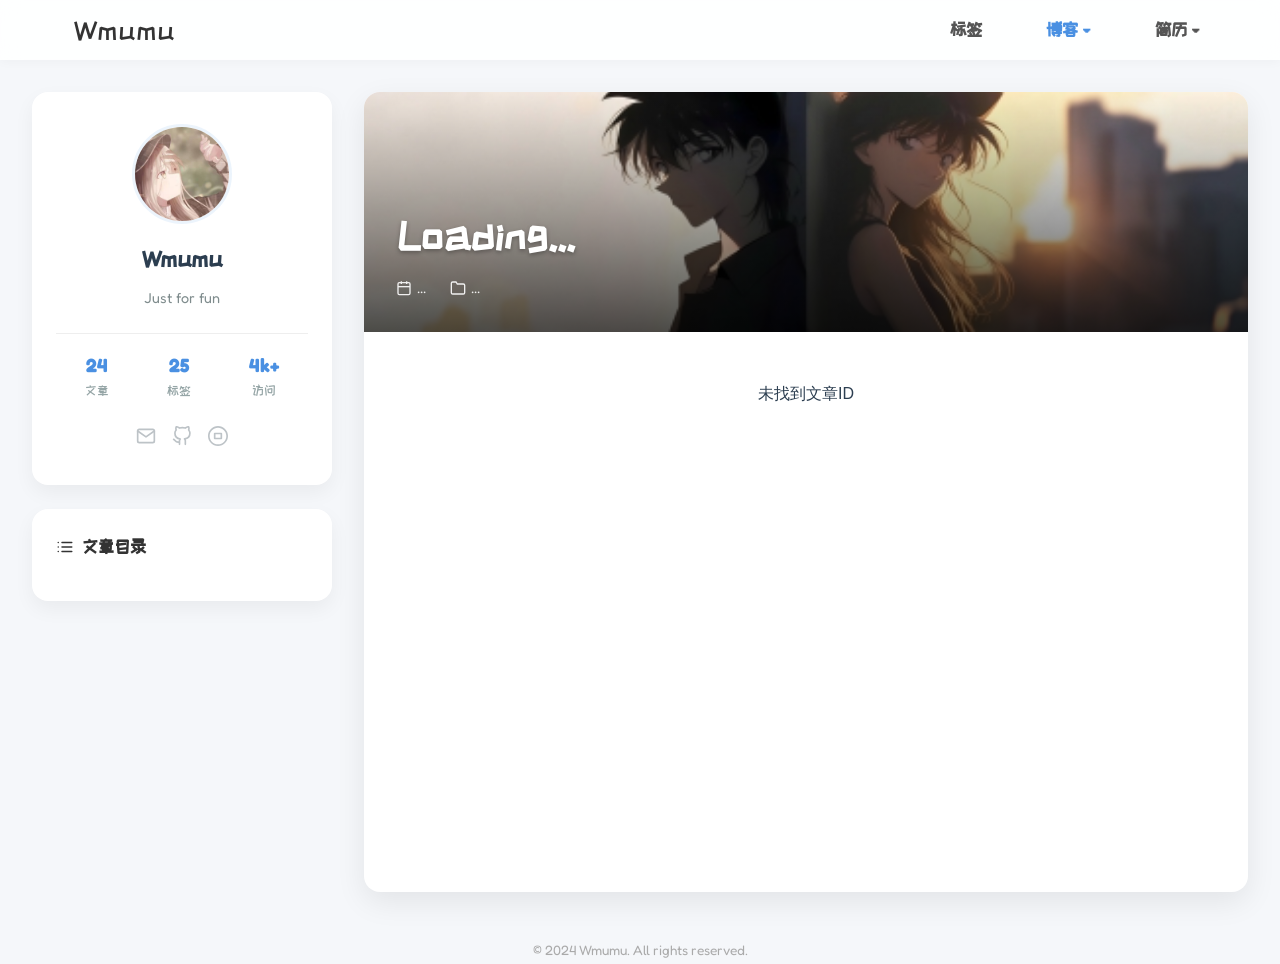
<file: article.html>
<!DOCTYPE html>
<html lang="zh-CN">
<head>
    <meta charset="UTF-8">
    <meta name="viewport" content="width=device-width, initial-scale=1.0">
    <link rel="icon" type="image/svg+xml" href="./static/img/favicon-mu.svg?v=20260514">
    <title>文章阅读 - Wmumu's Blog</title>
    <!-- Fonts -->
    <link href="https://fonts.googleapis.com/css2?family=Fredoka:wght@300;400;500;600;700&family=ZCOOL+KuaiLe&display=swap" rel="stylesheet">
    <!-- Styles -->
    <link rel="stylesheet" href="./static/css/home.css?v=20260204">
    <link rel="stylesheet" href="./static/css/blog.css?v=20260204">
    <link rel="stylesheet" href="./static/css/article.css?v=20260204">
    <!-- Highlight.js Theme -->
    <link rel="stylesheet" href="https://cdn.bootcdn.net/ajax/libs/highlight.js/11.9.0/styles/github.min.css">
</head>
<body>
    <!-- Navigation -->
    <nav>
        <div class="nav-container">
            <a href="./index.html" class="logo">
                <span class="logo-text">Wmumu</span>
                <span class="logo-icon">
                    <svg viewBox="0 0 24 24" width="28" height="28" fill="currentColor"><path d="M10 20v-6h4v6h5v-8h3L12 3 2 12h3v8z"/></svg>
                </span>
            </a>
            <ul class="nav-links">
                <li class="nav-item"><a href="./tags.html" class="nav-link">标签</a></li>
                <li class="nav-item">
                    <a href="./blogs.html" class="nav-link active">博客 ▾</a>
                    <div class="dropdown-content">
                        <a href="./blogs.html?category=spring">春 · Spring</a>
                        <a href="./blogs.html?category=summer">夏 · Summer</a>
                        <a href="./blogs.html?category=autumn">秋 · Autumn</a>
                        <a href="./blogs.html?category=winter">冬 · Winter</a>
                    </div>
                </li>
                <li class="nav-item">
                    <a href="#" class="nav-link">简历 ▾</a>
                    <div class="dropdown-content">
                        <a href="./article.html?id=research">科研经历</a>
                        <a href="./article.html?id=competition">科技竞赛</a>
                        <a href="./article.html?id=campus">校园经历</a>
                        <a href="./article.html?id=internship">实习经历</a>
                    </div>
                </li>
            </ul>
        </div>
    </nav>

    <div class="article-wrapper" id="pjax-container">
        <!-- Left Sidebar -->
        <aside class="article-sidebar">
            <!-- Profile Card -->
            <div class="profile-card">
                <img src="./static/img/logo.png?v=20260204" onerror="this.src='./static/img/logo.png?v=20260204'" alt="Avatar" class="profile-avatar">
                <h3 class="profile-name">Wmumu</h3>
                <p class="profile-bio">Just for fun</p>
                
                <div class="profile-stats">
                    <div class="p-stat-item">
                        <span class="p-stat-val">24</span>
                        <span class="p-stat-label">文章</span>
                    </div>
                    <div class="p-stat-item">
                        <span class="p-stat-val">25</span>
                        <span class="p-stat-label">标签</span>
                    </div>
                    <div class="p-stat-item">
                        <span class="p-stat-val">4k+</span>
                        <span class="p-stat-label">访问</span>
                    </div>
                </div>

                <div class="profile-social">
                    <a href="mailto:your-email@example.com" class="social-icon" title="Email">
                        <svg viewBox="0 0 24 24" width="20" height="20" stroke="currentColor" stroke-width="2" fill="none" stroke-linecap="round" stroke-linejoin="round"><path d="M4 4h16c1.1 0 2 .9 2 2v12c0 1.1-.9 2-2 2H4c-1.1 0-2-.9-2-2V6c0-1.1.9-2 2-2z"></path><polyline points="22,6 12,13 2,6"></polyline></svg>
                    </a>
                    <a href="https://github.com/wmm228" target="_blank" class="social-icon" title="GitHub">
                        <svg viewBox="0 0 24 24" width="20" height="20" stroke="currentColor" stroke-width="2" fill="none" stroke-linecap="round" stroke-linejoin="round"><path d="M9 19c-5 1.5-5-2.5-7-3m14 6v-3.87a3.37 3.37 0 0 0-.94-2.61c3.14-.35 6.44-1.54 6.44-7A5.44 5.44 0 0 0 20 4.77 5.07 5.07 0 0 0 19.91 1S18.73.65 16 2.48a13.38 13.38 0 0 0-7 0C6.27.65 5.09 1 5.09 1A5.07 5.07 0 0 0 5 4.77a5.44 5.44 0 0 0-1.5 3.78c0 5.42 3.3 6.61 6.44 7A3.37 3.37 0 0 0 9 18.13V22"></path></svg>
                    </a>
                    <a href="https://blog.csdn.net/weixin_43961909?spm=1000.2115.3001.5343" target="_blank" class="social-icon" title="CSDN">
                        <svg viewBox="0 0 1024 1024" width="20" height="20" fill="currentColor"><path d="M512 0C229.23 0 0 229.23 0 512s229.23 512 512 512 512-229.23 512-512S794.77 0 512 0zm0 938.67C276.36 938.67 85.33 747.64 85.33 512S276.36 85.33 512 85.33 938.67 276.36 938.67 512 747.64 938.67 512 938.67z"/><path d="M682.67 341.33H341.33c-23.56 0-42.67 19.11-42.67 42.67v256c0 23.56 19.11 42.67 42.67 42.67h341.33c23.56 0 42.67-19.11 42.67-42.67V384c0-23.56-19.11-42.67-42.67-42.67zm-42.67 256H384V426.67h256v170.66z"/></svg>
                    </a>
                </div>
            </div>

            <!-- TOC Card -->
            <div class="toc-card">
                <div class="toc-title">
                    <svg viewBox="0 0 24 24" width="18" height="18" stroke="currentColor" stroke-width="2" fill="none" stroke-linecap="round" stroke-linejoin="round"><line x1="8" y1="6" x2="21" y2="6"></line><line x1="8" y1="12" x2="21" y2="12"></line><line x1="8" y1="18" x2="21" y2="18"></line><line x1="3" y1="6" x2="3.01" y2="6"></line><line x1="3" y1="12" x2="3.01" y2="12"></line><line x1="3" y1="18" x2="3.01" y2="18"></line></svg>
                    文章目录
                </div>
                <ul class="toc-list" id="toc-list">
                    <!-- TOC items injected by JS -->
                </ul>
            </div>
        </aside>

        <!-- Right Content Area -->
        <main class="article-main">
            <!-- Header Image & Info -->
            <div class="article-header-image" id="header-bg" style="background-image: url('./static/img/new_home/my_bg.jpg?v=20260204');">
                <div class="header-overlay"></div>
                <div class="header-content">
                    <h1 class="header-title" id="article-title">Loading...</h1>
                    <div class="header-meta">
                        <span id="article-date">
                            <svg viewBox="0 0 24 24" width="16" height="16" stroke="currentColor" stroke-width="2" fill="none"><rect x="3" y="4" width="18" height="18" rx="2" ry="2"></rect><line x1="16" y1="2" x2="16" y2="6"></line><line x1="8" y1="2" x2="8" y2="6"></line><line x1="3" y1="10" x2="21" y2="10"></line></svg>
                            ...
                        </span>
                        <span id="article-category">
                            <svg viewBox="0 0 24 24" width="16" height="16" stroke="currentColor" stroke-width="2" fill="none"><path d="M22 19a2 2 0 0 1-2 2H4a2 2 0 0 1-2-2V5a2 2 0 0 1 2-2h5l2 3h9a2 2 0 0 1 2 2z"></path></svg>
                            ...
                        </span>
                    </div>
                </div>
            </div>

            <!-- Markdown Content -->
            <div class="article-body-wrapper">
                <div class="markdown-body" id="markdown-content">
                    <div style="text-align: center; padding: 2rem; color: #999;">
                        正在加载文章内容...
                    </div>
                </div>
            </div>
        </main>
    </div>

    <footer>
        <p>&copy; 2024 Wmumu. All rights reserved.</p>
    </footer>

    <!-- Libraries -->
    <script src="https://cdn.bootcdn.net/ajax/libs/marked/12.0.0/marked.min.js"></script>
    <script src="https://cdn.bootcdn.net/ajax/libs/highlight.js/11.9.0/highlight.min.js"></script>
    <!-- MathJax -->
    <script>
    window.MathJax = {
      tex: {
        inlineMath: [['$', '$'], ['\\(', '\\)']],
        displayMath: [['$$', '$$'], ['\\[', '\\]']]
      }
    };
    </script>
    <script id="MathJax-script" async src="https://cdn.bootcdn.net/ajax/libs/mathjax/3.2.2/es5/tex-mml-chtml.js"></script>
    
    <script src="./static/js/blog.js?v=20260204"></script>
    <script src="./static/js/global.js?v=20260204"></script>
</body>
</html>
</file>
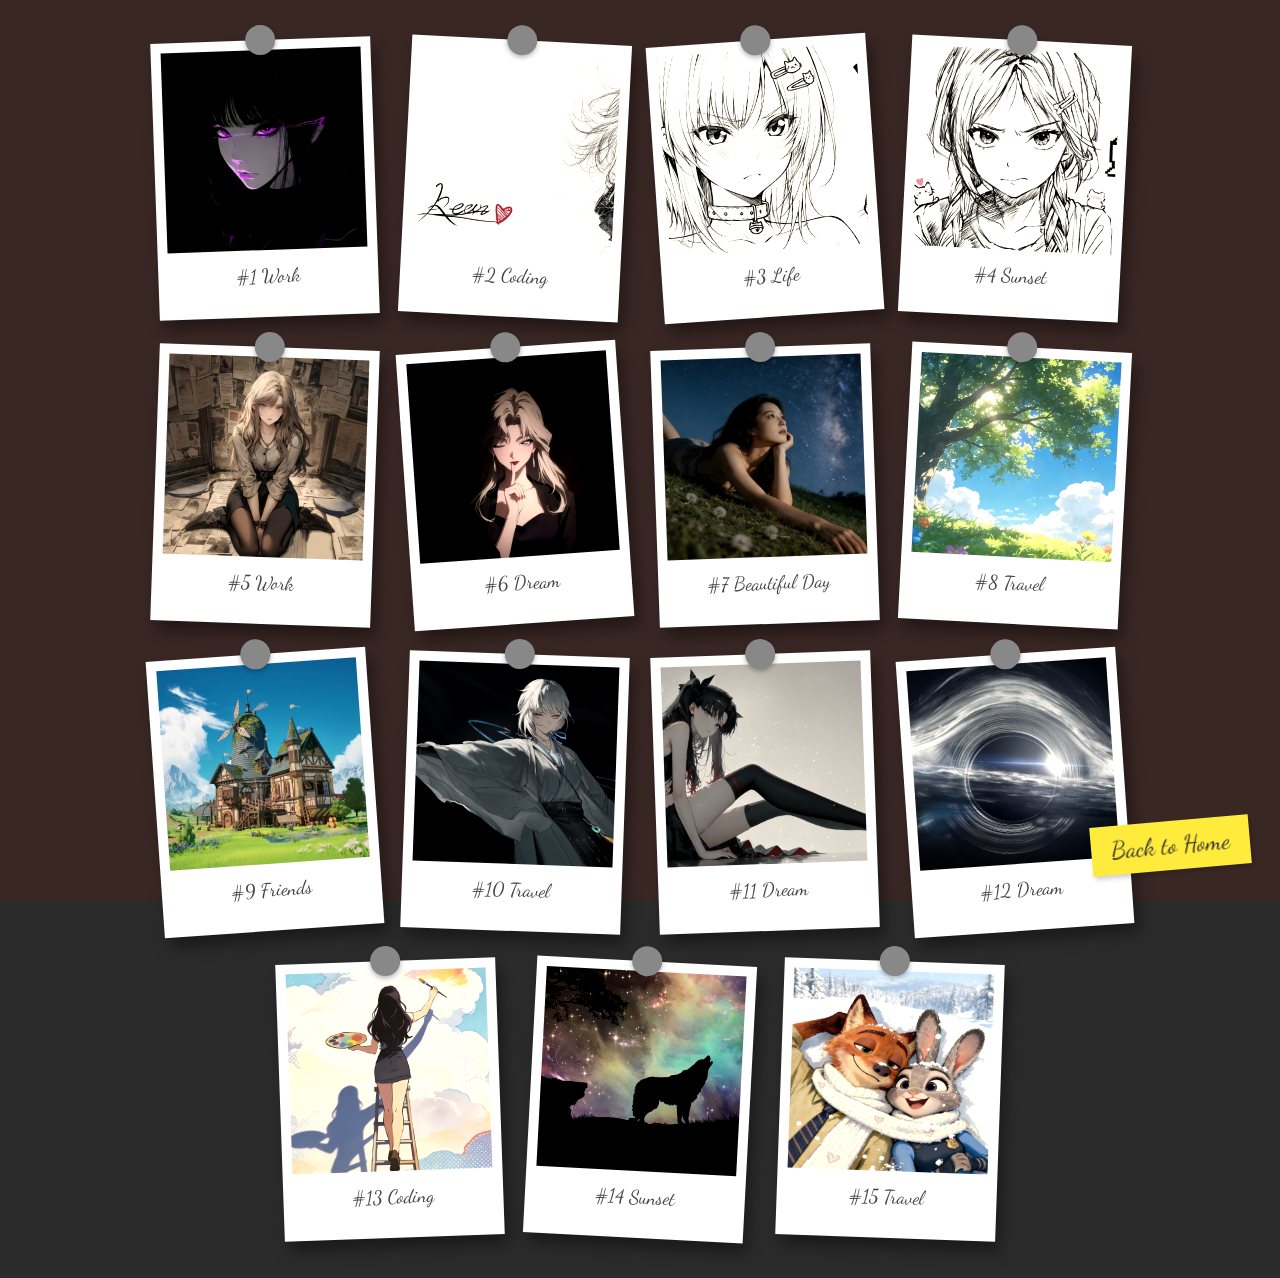
<file: gallery.html>
<!DOCTYPE html>
<html lang="zh-CN">
<head>
    <meta charset="UTF-8">
    <meta name="viewport" content="width=device-width, initial-scale=1.0">
    <link rel="icon" type="image/svg+xml" href="./static/img/favicon-mu.svg?v=20260514">
    <title>相册 - Wmumu Gallery</title>
    <link href="https://fonts.googleapis.com/css2?family=Dancing+Script:wght@600&display=swap" rel="stylesheet">
    <style>
        body {
            margin: 0;
            background: #2b2b2b;
            font-family: 'Segoe UI', sans-serif;
            overflow-x: hidden;
        }
        .wood-bg {
            position: fixed;
            top: 0;
            left: 0;
            width: 100%;
            height: 100%;
            background: url('https://www.transparenttextures.com/patterns/wood-pattern.png'), #3e2723;
            opacity: 0.8;
            z-index: -1;
        }
        
        .gallery-container {
            padding: 40px;
            display: flex;
            flex-wrap: wrap;
            justify-content: center;
            gap: 30px;
        }
        
        .polaroid {
            background: white;
            padding: 10px 10px 30px 10px;
            box-shadow: 5px 10px 15px rgba(0,0,0,0.4);
            transform: rotate(-2deg);
            transition: transform 0.3s, z-index 0s;
            position: relative;
            cursor: pointer;
            width: 200px;
        }
        
        .polaroid:nth-child(even) { transform: rotate(3deg); }
        .polaroid:nth-child(3n) { transform: rotate(-4deg); }
        .polaroid:nth-child(5n) { transform: rotate(2deg); }
        
        .polaroid:hover {
            transform: scale(1.1) rotate(0deg);
            z-index: 10;
            box-shadow: 10px 20px 30px rgba(0,0,0,0.5);
        }
        
        .photo {
            width: 100%;
            height: 200px;
            object-fit: cover;
            filter: sepia(0.2) contrast(1.1);
            background: #eee;
        }
        
        .caption {
            text-align: center;
            font-family: 'Dancing Script', cursive;
            font-size: 1.2rem;
            color: #444;
            margin-top: 10px;
        }
        
        .clip {
            position: absolute;
            top: -15px;
            left: 50%;
            transform: translateX(-50%);
            width: 30px;
            height: 30px;
            background: #888;
            border-radius: 50%;
            box-shadow: 0 2px 5px rgba(0,0,0,0.3);
            z-index: 5;
        }

        .back-sticker {
            position: fixed;
            bottom: 30px;
            right: 30px;
            background: #ffeb3b;
            color: #333;
            padding: 10px 20px;
            font-family: 'Dancing Script', cursive;
            font-size: 1.5rem;
            text-decoration: none;
            transform: rotate(-5deg);
            box-shadow: 2px 3px 5px rgba(0,0,0,0.2);
            transition: transform 0.2s;
        }
        .back-sticker:hover { transform: scale(1.1) rotate(0deg); }
    </style>
</head>
<body>
    <div class="wood-bg"></div>
    
    <div class="gallery-container" id="gallery-container">
        <!-- JS will populate -->
    </div>

    <a href="./about.html" class="back-sticker">Back to Home</a>

    <script>
        const container = document.getElementById('gallery-container');
        const captions = ["Beautiful Day", "Memories", "Travel", "Friends", "Coding", "Coffee", "Sunset", "Dream", "Work", "Life"];
        
        for (let i = 1; i <= 15; i++) {
            const div = document.createElement('div');
            div.className = 'polaroid';
            
            // Random caption
            const cap = captions[Math.floor(Math.random() * captions.length)];
            
            div.innerHTML = `
                <div class="clip"></div>
                <img src="./static/img/gallery/${i}.jpg" class="photo" onerror="this.src='./static/img/new_home/my_bg.jpg'">
                <div class="caption">#${i} ${cap}</div>
            `;
            container.appendChild(div);
        }
    </script>
</body>
</html>
</file>
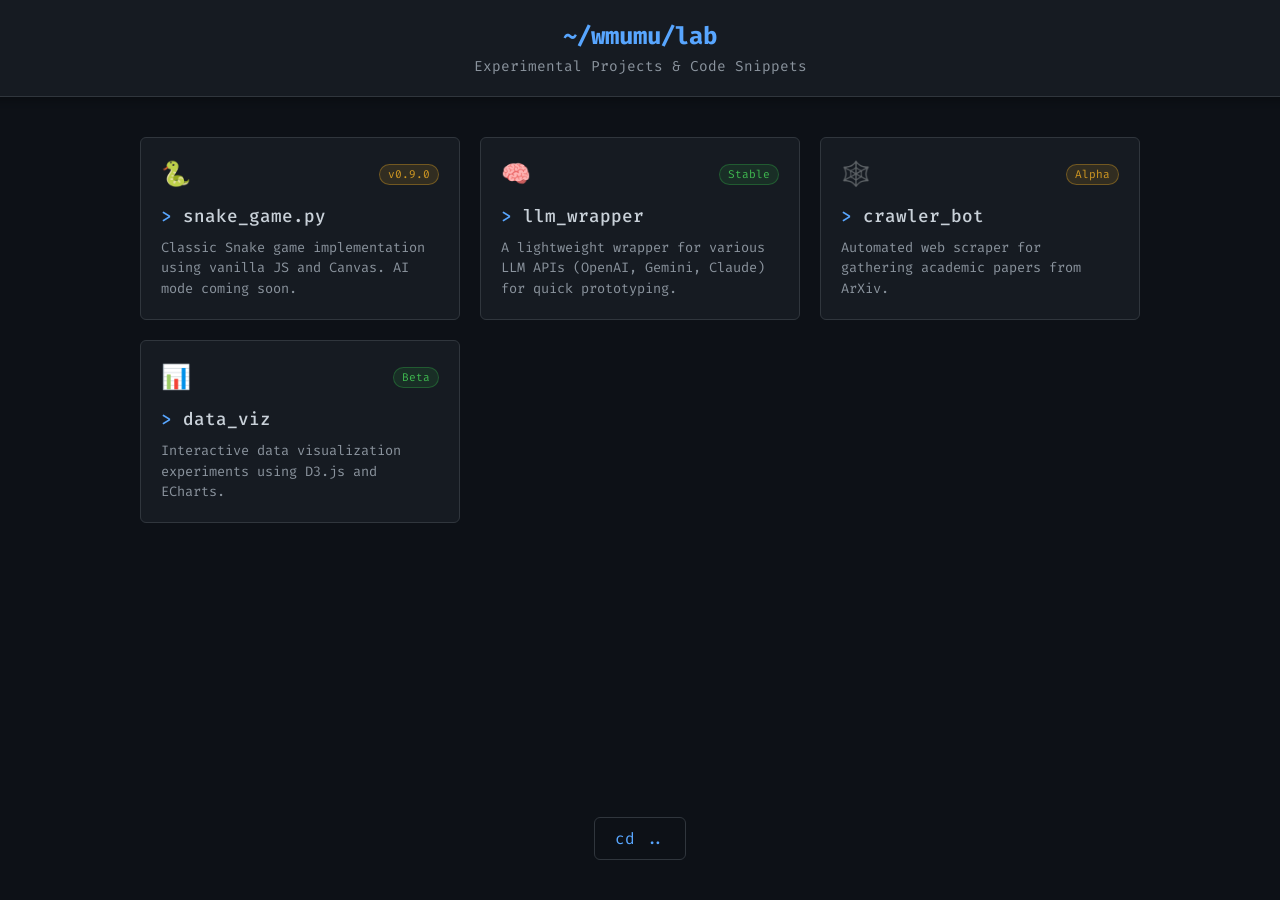
<file: lab.html>
<!DOCTYPE html>
<html lang="zh-CN">
<head>
    <meta charset="UTF-8">
    <meta name="viewport" content="width=device-width, initial-scale=1.0">
    <link rel="icon" type="image/svg+xml" href="./static/img/favicon-mu.svg?v=20260514">
    <title>实验室 - Wmumu Lab</title>
    <link href="https://fonts.googleapis.com/css2?family=Fira+Code:wght@400;500&display=swap" rel="stylesheet">
    <style>
        body {
            background-color: #0d1117;
            color: #c9d1d9;
            font-family: 'Fira Code', monospace;
            margin: 0;
            min-height: 100vh;
            display: flex;
            flex-direction: column;
            align-items: center;
        }
        .header {
            width: 100%;
            padding: 20px;
            background: #161b22;
            border-bottom: 1px solid #30363d;
            text-align: center;
            box-shadow: 0 4px 12px rgba(0,0,0,0.3);
        }
        .header h1 { margin: 0; color: #58a6ff; font-size: 1.5rem; }
        .header p { margin: 5px 0 0; color: #8b949e; font-size: 0.9rem; }
        
        .grid-container {
            display: grid;
            grid-template-columns: repeat(auto-fit, minmax(280px, 1fr));
            gap: 20px;
            width: 90%;
            max-width: 1000px;
            margin: 40px 0;
        }
        
        .lab-card {
            background: #161b22;
            border: 1px solid #30363d;
            border-radius: 6px;
            padding: 20px;
            transition: all 0.2s;
            position: relative;
            overflow: hidden;
            cursor: pointer;
        }
        .lab-card:hover {
            border-color: #58a6ff;
            transform: translateY(-2px);
            box-shadow: 0 0 15px rgba(88, 166, 255, 0.1);
        }
        
        .card-header {
            display: flex;
            justify-content: space-between;
            align-items: center;
            margin-bottom: 15px;
        }
        .card-icon { font-size: 1.5rem; }
        .card-status {
            font-size: 0.7rem;
            padding: 2px 8px;
            border-radius: 12px;
            background: rgba(46, 160, 67, 0.15);
            color: #3fb950;
            border: 1px solid rgba(46, 160, 67, 0.4);
        }
        .status-wip {
            background: rgba(210, 153, 34, 0.15);
            color: #d29922;
            border-color: rgba(210, 153, 34, 0.4);
        }
        
        .card-title {
            color: #c9d1d9;
            font-size: 1.1rem;
            font-weight: 500;
            margin-bottom: 10px;
        }
        .card-desc {
            color: #8b949e;
            font-size: 0.85rem;
            line-height: 1.5;
        }
        
        .terminal-effect::before {
            content: "> ";
            color: #58a6ff;
        }
        
        .back-btn {
            margin-top: auto;
            margin-bottom: 40px;
            color: #58a6ff;
            text-decoration: none;
            border: 1px solid #30363d;
            padding: 10px 20px;
            border-radius: 6px;
            transition: background 0.2s;
        }
        .back-btn:hover { background: #21262d; }
    </style>
</head>
<body>
    <div class="header">
        <h1>~/wmumu/lab</h1>
        <p>Experimental Projects & Code Snippets</p>
    </div>

    <div class="grid-container">
        <div class="lab-card" onclick="alert('Launching Snake Game...')">
            <div class="card-header">
                <span class="card-icon">🐍</span>
                <span class="card-status status-wip">v0.9.0</span>
            </div>
            <div class="card-title terminal-effect">snake_game.py</div>
            <div class="card-desc">Classic Snake game implementation using vanilla JS and Canvas. AI mode coming soon.</div>
        </div>

        <div class="lab-card">
            <div class="card-header">
                <span class="card-icon">🧠</span>
                <span class="card-status">Stable</span>
            </div>
            <div class="card-title terminal-effect">llm_wrapper</div>
            <div class="card-desc">A lightweight wrapper for various LLM APIs (OpenAI, Gemini, Claude) for quick prototyping.</div>
        </div>

        <div class="lab-card">
            <div class="card-header">
                <span class="card-icon">🕸️</span>
                <span class="card-status status-wip">Alpha</span>
            </div>
            <div class="card-title terminal-effect">crawler_bot</div>
            <div class="card-desc">Automated web scraper for gathering academic papers from ArXiv.</div>
        </div>
        
        <div class="lab-card">
            <div class="card-header">
                <span class="card-icon">📊</span>
                <span class="card-status">Beta</span>
            </div>
            <div class="card-title terminal-effect">data_viz</div>
            <div class="card-desc">Interactive data visualization experiments using D3.js and ECharts.</div>
        </div>
    </div>

    <a href="./about.html" class="back-btn">cd ..</a>
</body>
</html>
</file>
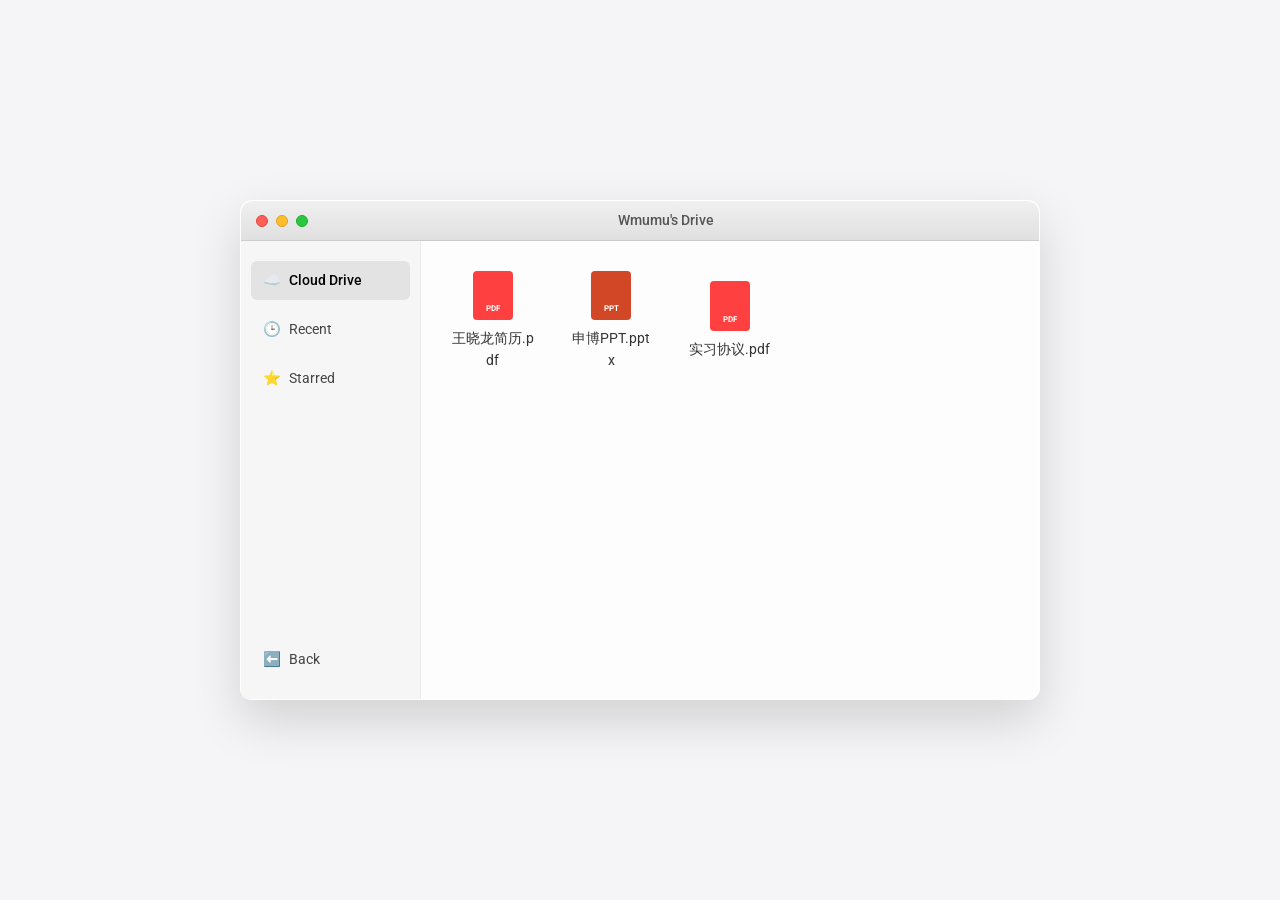
<file: resources.html>
<!DOCTYPE html>
<html lang="zh-CN">
<head>
    <meta charset="UTF-8">
    <meta name="viewport" content="width=device-width, initial-scale=1.0">
    <link rel="icon" type="image/svg+xml" href="./static/img/favicon-mu.svg?v=20260514">
    <title>我的云盘 - Wmumu Drive</title>
    <link rel="stylesheet" href="./static/css/home.css">
    <link href="https://fonts.googleapis.com/css2?family=Roboto:wght@300;400;500&display=swap" rel="stylesheet">
    <style>
        body { 
            background: #f5f5f7; 
            font-family: 'Roboto', sans-serif; 
            display: flex; 
            align-items: center; 
            justify-content: center; 
            min-height: 100vh; 
            margin: 0;
            overflow: hidden;
        }
        .finder-window {
            width: 800px;
            height: 500px;
            background: rgba(255, 255, 255, 0.8);
            backdrop-filter: blur(20px);
            border-radius: 12px;
            box-shadow: 0 20px 50px rgba(0,0,0,0.15);
            display: flex;
            flex-direction: column;
            border: 1px solid rgba(255,255,255,0.4);
            animation: popIn 0.3s ease-out;
        }
        @keyframes popIn {
            from { opacity: 0; transform: scale(0.95); }
            to { opacity: 1; transform: scale(1); }
        }
        .window-header {
            height: 40px;
            background: linear-gradient(to bottom, #f0f0f0, #e0e0e0);
            border-bottom: 1px solid #ccc;
            border-radius: 12px 12px 0 0;
            display: flex;
            align-items: center;
            padding: 0 15px;
        }
        .traffic-lights {
            display: flex;
            gap: 8px;
        }
        .light { width: 12px; height: 12px; border-radius: 50%; }
        .red { background: #ff5f57; border: 1px solid #e0443e; }
        .yellow { background: #ffbd2e; border: 1px solid #dea123; }
        .green { background: #28c940; border: 1px solid #1aab29; }
        
        .window-title {
            flex-grow: 1;
            text-align: center;
            color: #555;
            font-size: 0.9rem;
            font-weight: 500;
        }
        
        .window-body {
            display: flex;
            flex-grow: 1;
            overflow: hidden;
        }
        .sidebar {
            width: 180px;
            background: rgba(240, 240, 240, 0.5);
            border-right: 1px solid rgba(0,0,0,0.05);
            padding: 20px 10px;
            display: flex;
            flex-direction: column;
            gap: 10px;
        }
        .sidebar-item {
            padding: 8px 12px;
            border-radius: 6px;
            color: #444;
            font-size: 0.9rem;
            cursor: pointer;
            display: flex;
            align-items: center;
            gap: 8px;
            text-decoration: none;
        }
        .sidebar-item:hover { background: rgba(0,0,0,0.05); }
        .sidebar-item.active { background: #e3e3e3; color: #000; font-weight: 500; }
        
        .content-area {
            flex-grow: 1;
            padding: 20px;
            display: grid;
            grid-template-columns: repeat(auto-fill, minmax(100px, 1fr));
            grid-auto-rows: 120px;
            gap: 15px;
            overflow-y: auto;
        }
        
        .file-icon-wrapper {
            display: flex;
            flex-direction: column;
            align-items: center;
            justify-content: center;
            padding: 10px;
            border-radius: 8px;
            cursor: pointer;
            transition: background 0.2s;
            text-decoration: none;
            color: #333;
        }
        .file-icon-wrapper:hover {
            background: rgba(0,122,255,0.1);
        }
        .file-icon-img {
            width: 50px;
            height: 60px;
            margin-bottom: 8px;
            position: relative;
        }
        /* CSS File Icon */
        .icon-pdf {
            background: #ff4040;
            border-radius: 4px;
            width: 40px;
            height: 50px;
            position: relative;
        }
        .icon-pdf::after {
            content: 'PDF';
            position: absolute;
            bottom: 4px;
            left: 0;
            width: 100%;
            text-align: center;
            color: white;
            font-size: 8px;
            font-weight: bold;
        }
        .icon-ppt {
            background: #d24726;
            border-radius: 4px;
            width: 40px;
            height: 50px;
            position: relative;
        }
        .icon-ppt::after {
            content: 'PPT';
            position: absolute;
            bottom: 4px;
            left: 0;
            width: 100%;
            text-align: center;
            color: white;
            font-size: 8px;
            font-weight: bold;
        }
        
        .file-name {
            font-size: 0.85rem;
            text-align: center;
            word-break: break-all;
            max-width: 100%;
            display: -webkit-box;
            -webkit-line-clamp: 2;
            -webkit-box-orient: vertical;
            overflow: hidden;
        }
    </style>
</head>
<body>
    <div class="finder-window">
        <div class="window-header">
            <div class="traffic-lights">
                <a href="./about.html" class="light red" title="Close"></a>
                <div class="light yellow"></div>
                <div class="light green"></div>
            </div>
            <div class="window-title">Wmumu's Drive</div>
        </div>
        <div class="window-body">
            <div class="sidebar">
                <div class="sidebar-item active">
                    <span>☁️</span> Cloud Drive
                </div>
                <div class="sidebar-item">
                    <span>🕒</span> Recent
                </div>
                <div class="sidebar-item">
                    <span>⭐</span> Starred
                </div>
                <div style="flex-grow:1"></div>
                <a href="./about.html" class="sidebar-item">
                    <span>⬅️</span> Back
                </a>
            </div>
            <div class="content-area">
                <a href="./pdf/王晓龙简历.pdf" download class="file-icon-wrapper">
                    <div class="file-icon-img icon-pdf"></div>
                    <span class="file-name">王晓龙简历.pdf</span>
                </a>
                <a href="./pdf/王晓龙-申博-华东师范大学.pptx" download class="file-icon-wrapper">
                    <div class="file-icon-img icon-ppt"></div>
                    <span class="file-name">申博PPT.pptx</span>
                </a>
                <a href="./pdf/32 实习协议书- 王晓龙.pdf" download class="file-icon-wrapper">
                    <div class="file-icon-img icon-pdf"></div>
                    <span class="file-name">实习协议.pdf</span>
                </a>
            </div>
        </div>
    </div>
</body>
</html>
</file>
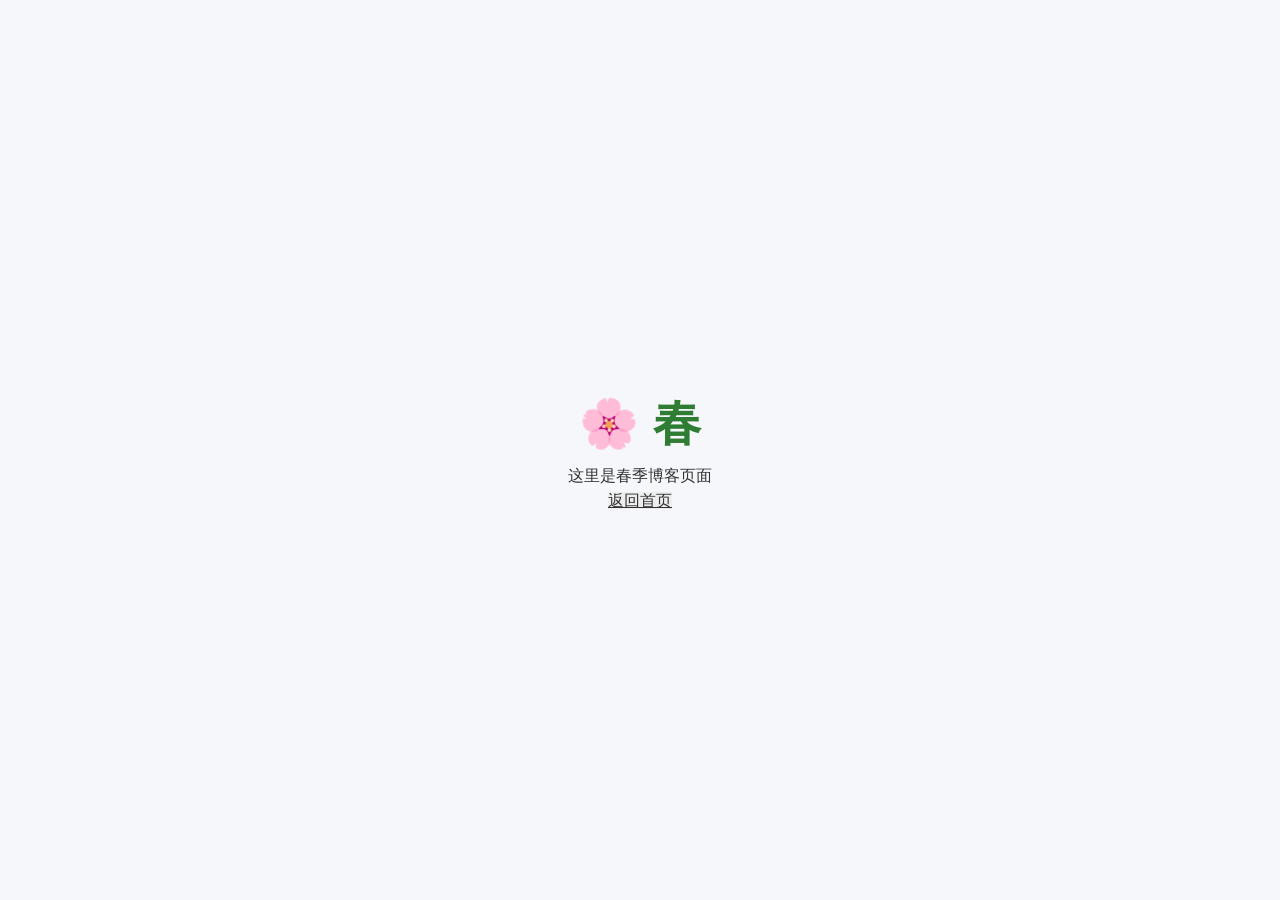
<file: blog/autumn.html>
<!DOCTYPE html>
<html lang="zh-CN">
<head>
    <meta charset="UTF-8">
    <meta name="viewport" content="width=device-width, initial-scale=1.0">
    <link rel="icon" type="image/svg+xml" href="../static/img/favicon-mu.svg?v=20260514">
    <title>博客 - 春</title>
    <link rel="stylesheet" href="../static/css/home.css">
    <style>
        body { display: flex; align-items: center; justify-content: center; min-height: 100vh; text-align: center; }
        h1 { font-size: 3rem; color: #2e7d32; }
    </style>
</head>
<body>
    <div>
        <h1>🌸 春</h1>
        <p>这里是春季博客页面</p>
        <a href="../index.html" class="btn-about" style="color: #333; background: #eee;">返回首页</a>
    </div>
</body>
</html>
</file>
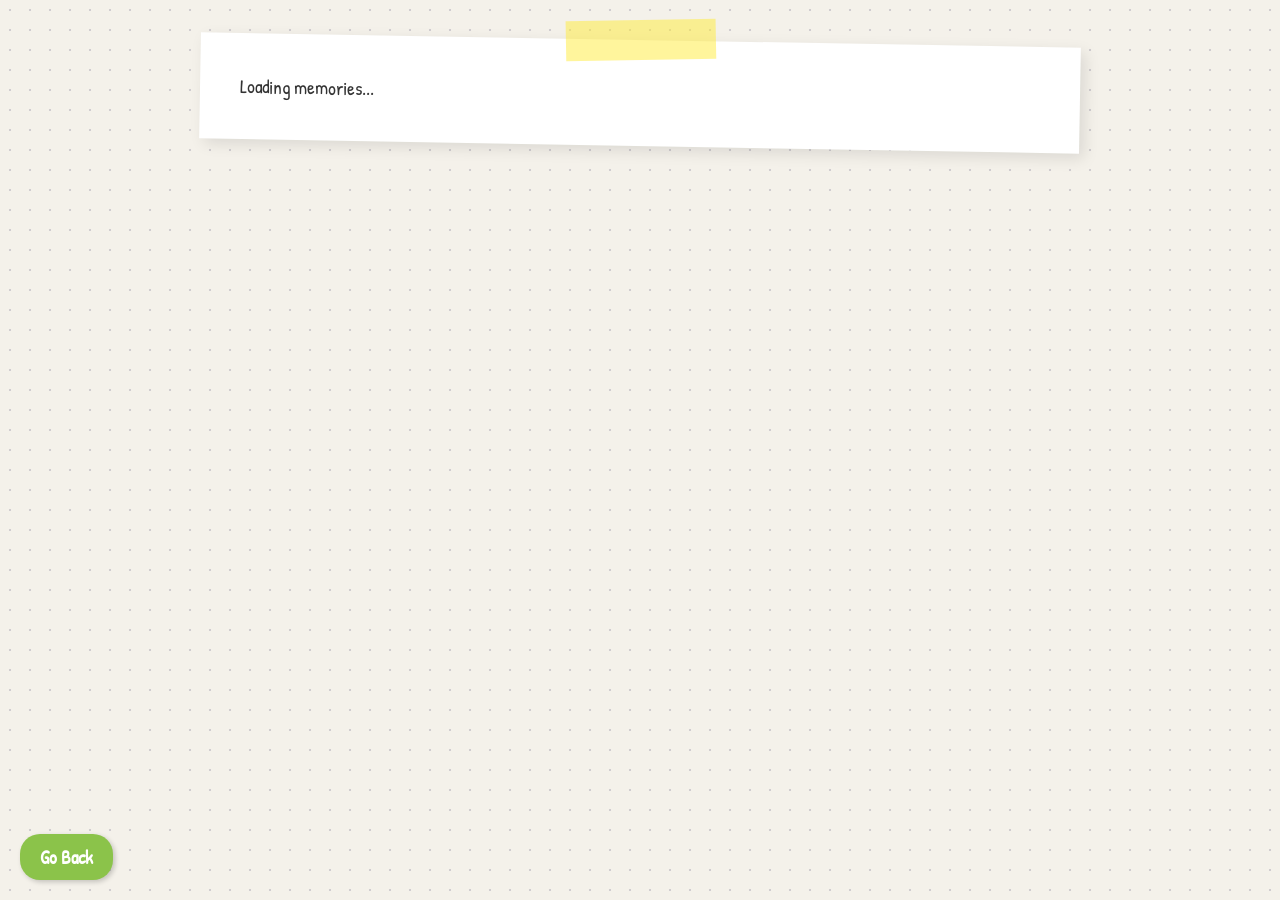
<file: resume/campus.html>
<!DOCTYPE html>
<html lang="zh-CN">
<head>
    <meta charset="UTF-8">
    <meta name="viewport" content="width=device-width, initial-scale=1.0">
    <link rel="icon" type="image/svg+xml" href="../static/img/favicon-mu.svg?v=20260514">
    <title>校园经历 - Campus Life</title>
    <link href="https://fonts.googleapis.com/css2?family=Indie+Flower&family=Patrick+Hand&display=swap" rel="stylesheet">
    <style>
        body {
            background-color: #f4f1ea;
            background-image: radial-gradient(#d0ccd0 1px, transparent 1px);
            background-size: 20px 20px;
            font-family: 'Patrick Hand', cursive;
            color: #333;
            font-size: 1.2rem;
            margin: 0;
            padding: 40px;
        }
        .scrapbook-page {
            max-width: 800px;
            margin: 0 auto;
            background: #fff;
            padding: 40px;
            box-shadow: 5px 5px 15px rgba(0,0,0,0.1);
            transform: rotate(1deg);
            position: relative;
        }
        .scrapbook-page::before {
            content: '';
            position: absolute;
            top: -20px;
            left: 50%;
            transform: translateX(-50%);
            width: 150px;
            height: 40px;
            background: rgba(255, 235, 59, 0.5);
            transform: translateX(-50%) rotate(-2deg);
            z-index: 1;
        }
        
        /* Markdown Styles */
        h1 {
            font-family: 'Indie Flower', cursive;
            font-size: 3rem;
            color: #ff5722;
            text-align: center;
            margin-bottom: 40px;
        }
        h2 {
            background: #e0f7fa;
            display: inline-block;
            padding: 5px 15px;
            transform: rotate(-1deg);
            border: 2px solid #333;
            border-radius: 255px 15px 225px 15px/15px 225px 15px 255px;
        }
        ul { list-style: none; padding-left: 10px; }
        li {
            margin-bottom: 15px;
            position: relative;
            padding-left: 25px;
        }
        li::before {
            content: '📌';
            position: absolute;
            left: 0;
            top: 2px;
        }
        
        .back-tag {
            position: fixed;
            bottom: 20px;
            left: 20px;
            background: #8bc34a;
            color: white;
            padding: 10px 20px;
            text-decoration: none;
            border-radius: 20px;
            font-weight: bold;
            box-shadow: 2px 2px 5px rgba(0,0,0,0.2);
        }
    </style>
</head>
<body>
    <div class="scrapbook-page">
        <div id="content">Loading memories...</div>
    </div>
    <a href="../about.html" class="back-tag">Go Back</a>

    <script src="https://cdn.bootcdn.net/ajax/libs/marked/12.0.0/marked.min.js"></script>
    <script>
        fetch('campus.md')
            .then(r => r.text())
            .then(t => {
                let content = t.replace(/^---[\s\S]*?---/, '').trim();
                document.getElementById('content').innerHTML = marked.parse(content);
            });
    </script>
</body>
</html>
</file>
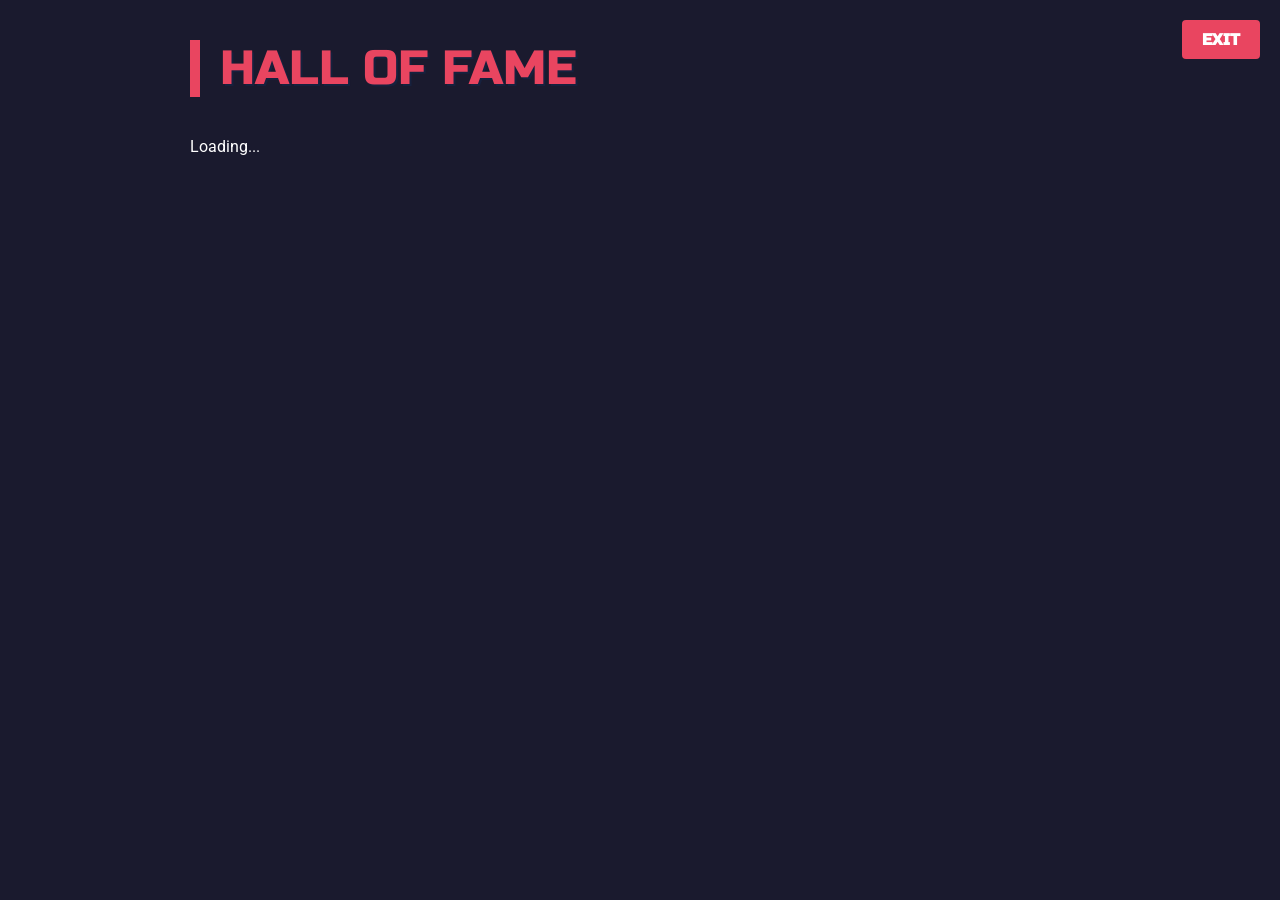
<file: resume/competition.html>
<!DOCTYPE html>
<html lang="zh-CN">
<head>
    <meta charset="UTF-8">
    <meta name="viewport" content="width=device-width, initial-scale=1.0">
    <link rel="icon" type="image/svg+xml" href="../static/img/favicon-mu.svg?v=20260514">
    <title>科技竞赛 - Competitions</title>
    <link href="https://fonts.googleapis.com/css2?family=Russo+One&family=Roboto:wght@400;700&display=swap" rel="stylesheet">
    <style>
        body {
            background: #1a1a2e;
            color: #fff;
            font-family: 'Roboto', sans-serif;
            margin: 0;
            padding: 40px;
        }
        .container {
            max-width: 900px;
            margin: 0 auto;
        }
        .main-title {
            font-family: 'Russo One', sans-serif;
            font-size: 3rem;
            color: #e94560;
            text-transform: uppercase;
            text-shadow: 2px 2px 0px #16213e;
            margin-bottom: 40px;
            border-left: 10px solid #e94560;
            padding-left: 20px;
        }
        
        /* Markdown overrides */
        #content h1 { display: none; } /* Hide duplicate title */
        #content h2 {
            font-family: 'Russo One', sans-serif;
            color: #0f3460;
            background: #fff;
            padding: 10px 20px;
            border-radius: 4px;
            display: inline-block;
            margin-top: 40px;
            transform: skew(-10deg);
        }
        #content h3 {
            color: #e94560;
            border-bottom: 2px dashed #e94560;
            padding-bottom: 10px;
            margin-top: 30px;
        }
        #content ul {
            list-style: none;
            padding: 0;
        }
        #content li {
            background: rgba(22, 33, 62, 0.8);
            margin-bottom: 15px;
            padding: 15px 20px;
            border-left: 4px solid #0f3460;
            transition: transform 0.2s;
        }
        #content li:hover {
            transform: translateX(10px);
            border-left-color: #e94560;
            background: #16213e;
        }
        
        .back-btn {
            position: fixed;
            top: 20px;
            right: 20px;
            background: #e94560;
            color: white;
            padding: 10px 20px;
            text-decoration: none;
            font-weight: bold;
            border-radius: 4px;
            font-family: 'Russo One', sans-serif;
        }
    </style>
</head>
<body>
    <a href="../about.html" class="back-btn">EXIT</a>
    
    <div class="container">
        <div class="main-title">Hall of Fame</div>
        <div id="content">Loading...</div>
    </div>

    <script src="https://cdn.bootcdn.net/ajax/libs/marked/12.0.0/marked.min.js"></script>
    <script>
        fetch('competition.md')
            .then(r => r.text())
            .then(t => {
                let content = t.replace(/^---[\s\S]*?---/, '').trim();
                document.getElementById('content').innerHTML = marked.parse(content);
            });
    </script>
</body>
</html>
</file>
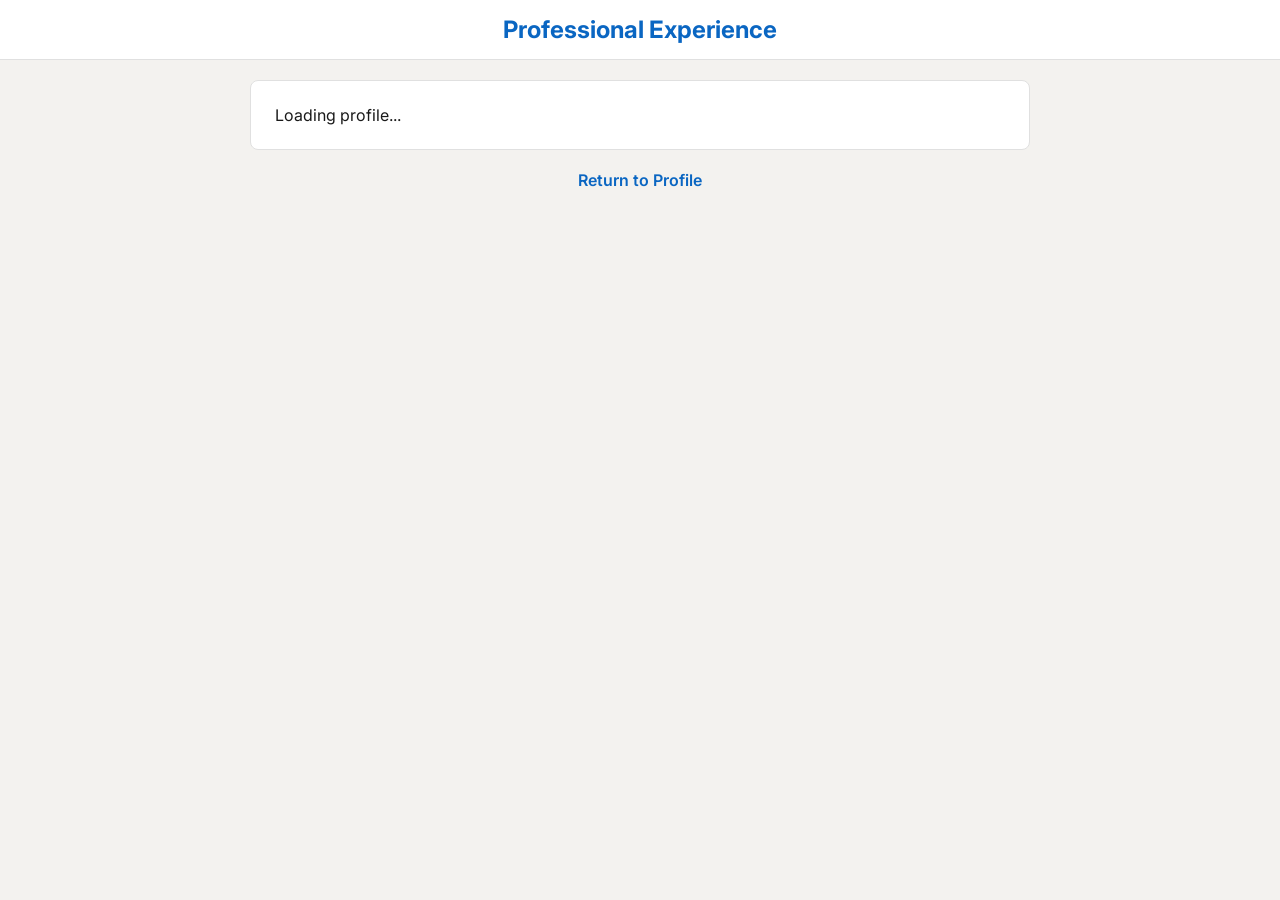
<file: resume/internship.html>
<!DOCTYPE html>
<html lang="zh-CN">
<head>
    <meta charset="UTF-8">
    <meta name="viewport" content="width=device-width, initial-scale=1.0">
    <link rel="icon" type="image/svg+xml" href="../static/img/favicon-mu.svg?v=20260514">
    <title>实习经历 - Internship</title>
    <link href="https://fonts.googleapis.com/css2?family=Inter:wght@400;600;700&display=swap" rel="stylesheet">
    <style>
        body {
            background: #f3f2ef;
            font-family: 'Inter', sans-serif;
            color: #000000e6;
            margin: 0;
            padding: 0;
        }
        .header-bar {
            background: white;
            padding: 15px 0;
            text-align: center;
            border-bottom: 1px solid #e0e0e0;
            position: sticky;
            top: 0;
            z-index: 100;
        }
        .header-logo {
            color: #0a66c2;
            font-weight: 700;
            font-size: 1.5rem;
            text-decoration: none;
        }
        
        .main-container {
            max-width: 780px;
            margin: 20px auto;
        }
        
        .card {
            background: white;
            border-radius: 8px;
            border: 1px solid #e0e0e0;
            padding: 24px;
            margin-bottom: 20px;
        }
        
        /* Markdown Styles */
        h1 { display: none; } /* Hide main title as we use header */
        h2 { font-size: 1.25rem; margin-top: 0; margin-bottom: 20px; }
        h3 { font-size: 1rem; font-weight: 600; margin-bottom: 5px; margin-top: 25px; }
        ul { padding-left: 20px; color: #666; font-size: 0.95rem; }
        li { margin-bottom: 8px; }
        p { color: #666; font-size: 0.9rem; }
        strong { color: #333; }
        
        .back-link {
            display: block;
            text-align: center;
            margin: 20px;
            color: #0a66c2;
            text-decoration: none;
            font-weight: 600;
        }
    </style>
</head>
<body>
    <div class="header-bar">
        <span class="header-logo">Professional Experience</span>
    </div>

    <div class="main-container">
        <div class="card">
            <div id="content">Loading profile...</div>
        </div>
        
        <a href="../about.html" class="back-link">Return to Profile</a>
    </div>

    <script src="https://cdn.bootcdn.net/ajax/libs/marked/12.0.0/marked.min.js"></script>
    <script>
        fetch('internship.md')
            .then(r => r.text())
            .then(t => {
                let content = t.replace(/^---[\s\S]*?---/, '').trim();
                document.getElementById('content').innerHTML = marked.parse(content);
            });
    </script>
</body>
</html>
</file>
<file: static/css/home.css>
/* static/css/home.css */
:root {
    --bg-color: #f5f7fa;
    --card-bg: #ffffff;
    --text-color: #333;
    --accent-color: #4a90e2;
    --shadow: 0 8px 20px rgba(0, 0, 0, 0.08);
    --radius: 24px;
    --transition: all 0.3s cubic-bezier(0.25, 0.8, 0.25, 1);
}

* {
    margin: 0;
    padding: 0;
    box-sizing: border-box;
}

body {
    /* Use ZCOOL KuaiLe for headers/accents if desired, but Fredoka is good general rounded */
    font-family: 'Fredoka', 'ZCOOL KuaiLe', 'Microsoft YaHei', sans-serif;
    background-color: var(--bg-color);
    color: var(--text-color);
    line-height: 1.6;
    height: 100vh; 
    overflow: hidden; 
    display: flex;
    flex-direction: column;
}

/* Navigation */
nav {
    background: rgba(255, 255, 255, 0.9);
    backdrop-filter: blur(10px);
    padding: 0 2rem;
    height: 60px;
    display: flex;
    align-items: center;
    z-index: 100;
    box-shadow: 0 2px 10px rgba(0,0,0,0.03);
    flex-shrink: 0;
}

.nav-container {
    width: 90vw; /* Responsive width */
    max-width: none; /* Allow full scaling */
    margin: 0 auto;
    display: flex;
    justify-content: space-between;
    align-items: center;
}

.logo {
    font-family: 'ZCOOL KuaiLe', cursive; /* Use cute font for logo */
    font-size: 1.8rem;
    color: var(--text-color);
    text-decoration: none;
    letter-spacing: 1px;
    /* Hover effect styles */
    position: relative;
    display: flex;
    align-items: center;
    justify-content: center;
    min-width: 120px; /* Ensure enough space for swap */
    height: 40px;
}

.logo-text {
    transition: all 0.3s cubic-bezier(0.25, 0.8, 0.25, 1);
    display: block;
    transform: translateY(0);
    opacity: 1;
}

.logo-icon {
    position: absolute;
    top: 50%;
    left: 50%;
    transform: translate(-50%, -50%) scale(0.5);
    opacity: 0;
    transition: all 0.3s cubic-bezier(0.25, 0.8, 0.25, 1);
    color: var(--text-color);
    display: flex;
    align-items: center;
    justify-content: center;
}

.logo:hover .logo-text {
    transform: translateY(-20px);
    opacity: 0;
}

.logo:hover .logo-icon {
    transform: translate(-50%, -50%) scale(1);
    opacity: 1;
}

.nav-links {
    display: flex;
    gap: 2rem;
    list-style: none;
}

.nav-item {
    position: relative;
}

.nav-link {
    text-decoration: none;
    color: #555;
    font-weight: 600;
    padding: 0.5rem 1rem;
    border-radius: 8px;
    transition: var(--transition);
    font-size: 1.1rem;
    font-family: 'ZCOOL KuaiLe', cursive; /* Cute font for nav items too */
}

.nav-link:hover {
    background: rgba(0,0,0,0.05);
    color: #000;
}

.nav-link.active {
    color: var(--accent-color);
}

/* Dropdown */
.dropdown-content {
    display: none;
    position: absolute;
    top: 100%;
    left: 50%;
    transform: translateX(-50%);
    background: var(--card-bg);
    min-width: 190px;
    box-shadow: var(--shadow);
    border-radius: 12px;
    padding: 0.5rem 0;
    animation: fadeIn 0.2s ease;
    z-index: 101;
    margin-top: 5px;
}

.nav-item:hover .dropdown-content {
    display: block;
}

.dropdown-content a {
    display: block;
    padding: 0.6rem 1.2rem;
    text-decoration: none;
    color: var(--text-color);
    transition: background 0.2s;
    font-size: 1rem;
    font-family: 'Fredoka', sans-serif;
    white-space: nowrap;
}

.dropdown-content a:hover {
    background: #f7f9fc;
    color: var(--accent-color);
}

@keyframes fadeIn {
    from { opacity: 0; transform: translate(-50%, 10px); }
    to { opacity: 1; transform: translate(-50%, 0); }
}

/* Main Content - Bento Grid */
.main-container {
    width: 90vw; /* Responsive width */
    max-width: none;
    /* Allow it to grow to fill space, min-height ensures it's not too squashed */
    flex-grow: 1; 
    margin: 1rem auto;
    display: grid;
    /* 6 columns */
    grid-template-columns: repeat(6, 1fr);
    /* Rows will fill available height distributed by ratio */
    grid-template-rows: 1.45fr 1fr; 
    gap: 1rem;
    padding: 0;
}

.card {
    background: var(--card-bg);
    border-radius: var(--radius);
    box-shadow: var(--shadow);
    overflow: hidden;
    position: relative;
    transition: var(--transition);
    width: 100%;
    height: 100%;
    border: 1px solid rgba(255,255,255,0.5);
}

.card:hover {
    transform: translateY(-4px);
    box-shadow: 0 12px 30px rgba(0,0,0,0.12);
}

/* About Card - Spans 3 of 6 columns (50%) */
.about-card {
    grid-column: span 3;
    /* Blue Gradient Background */
    background: linear-gradient(135deg, #4facfe 0%, #00f2fe 100%);
    color: #fff;
    display: flex;
    flex-direction: column;
    padding: 1.5rem; /* Reduced padding */
    position: relative;
    overflow: hidden;
    justify-content: space-between; /* Top content vs Bottom buttons */
}

.about-video-layer {
    position: absolute;
    inset: 0;
    z-index: 0;
}

.about-bg-video {
    width: 100%;
    height: 100%;
    object-fit: cover;
}

.about-video-overlay {
    position: absolute;
    inset: 0;
    background: rgba(0, 0, 0, 0.25);
}

.about-main,
.about-hover-text,
.about-bottom {
    position: relative;
    z-index: 1;
}

/* Top Content Area (Holds Main and Hover text) */
.about-main, .about-hover-text {
    flex: 1;
    display: flex;
    flex-direction: column;
    align-items: center;
    justify-content: center;
    text-align: center;
    transition: all 0.4s cubic-bezier(0.25, 0.8, 0.25, 1);
    width: 100%;
}

/* Default View */
.about-main {
    opacity: 1;
    transform: translateY(0);
}

.avatar-container {
    position: relative;
    margin-bottom: 0.8rem; /* Reduced margin */
}

.avatar {
    width: 6vw; /* Responsive size */
    height: 6vw;
    min-width: 80px;
    min-height: 80px;
    max-width: 160px;
    max-height: 160px;
    border-radius: 50%;
    border: 3px solid rgba(255,255,255,0.3);
    object-fit: cover;
    box-shadow: 0 8px 20px rgba(0,0,0,0.15);
}

.status-icon {
    position: absolute;
    bottom: 0;
    right: 0;
    background: #fff;
    border-radius: 50%;
    width: 24px; /* Reduced size */
    height: 24px;
    display: flex;
    align-items: center;
    justify-content: center;
    font-size: 14px;
    box-shadow: 0 2px 8px rgba(0,0,0,0.1);
}

.about-name {
    font-family: 'ZCOOL KuaiLe', cursive;
    font-size: clamp(1.8rem, 2.5vw, 4rem); /* Responsive font */
    margin-bottom: 0.3rem;
    text-shadow: 0 2px 4px rgba(0,0,0,0.1);
}

.about-tag {
    font-family: 'Fredoka', sans-serif;
    font-size: 1rem;
    opacity: 0.9;
    background: rgba(255,255,255,0.2);
    padding: 0.25rem 0.8rem;
    border-radius: 20px;
}

/* Hover View (Initially Hidden) */
.about-hover-text {
    position: absolute;
    top: 40%; /* Align roughly with where main content was */
    left: 50%;
    transform: translate(-50%, -50%) translateY(20px);
    opacity: 0;
    pointer-events: none; /* Don't block clicks when hidden */
    width: 90%;
    display: flex;
    flex-direction: column;
    gap: 1rem;
}

.info-row {
    display: flex;
    align-items: center;
    justify-content: center;
    gap: 0.8rem;
    font-family: 'Fredoka', sans-serif;
    font-size: 1.5rem; /* Larger font size */
    font-weight: 600;
    text-shadow: 0 2px 4px rgba(0,0,0,0.1);
}

.info-row svg {
    filter: drop-shadow(0 2px 4px rgba(0,0,0,0.1));
}

/* Hover Effects */
.about-card:hover .about-main {
    opacity: 0;
    transform: translateY(-30px);
}

.about-card:hover .about-hover-text {
    opacity: 1;
    transform: translate(-50%, -50%) translateY(0);
}

/* Bottom Buttons Area */
.about-bottom {
    display: flex;
    justify-content: space-between;
    align-items: center;
    margin-top: 1rem;
    z-index: 10; /* Ensure clickable */
}

.btn-pill {
    background: rgba(255,255,255,0.25);
    backdrop-filter: blur(4px);
    color: #fff;
    text-decoration: none;
    padding: 0.6rem 1.8rem;
    border-radius: 30px;
    font-family: 'Fredoka', sans-serif;
    font-weight: 600;
    font-size: 1.1rem;
    transition: all 0.3s ease;
    border: 1px solid rgba(255,255,255,0.3);
}

.btn-pill:hover {
    background: rgba(255,255,255,0.4);
    transform: scale(1.05);
}

.icon-group {
    display: flex;
    gap: 0.8rem;
}

.icon-btn {
    width: 44px;
    height: 44px;
    background: rgba(255,255,255,0.25);
    backdrop-filter: blur(4px);
    border-radius: 50%;
    display: flex;
    align-items: center;
    justify-content: center;
    color: #fff;
    transition: all 0.3s ease;
    border: 1px solid rgba(255,255,255,0.3);
}

.icon-btn:hover {
    background: rgba(255,255,255,0.4);
    transform: translateY(-3px);
}

/* Image Card - Spans 3 of 6 columns (50%) */
.image-card {
    position: relative;
    grid-column: span 3;
    background-size: cover;
    background-position: center;
    background-repeat: no-repeat;
    background-image: url('../img/new_home/my_bg.jpg');
    background-color: #b2dfdb; 
    width: 100%;
    height: 100%;
    overflow: hidden; /* Ensure overlay respects border radius */
    border-radius: 20px; /* Ensure card has rounded corners */
}

/* Vertical Text Styles */
.vertical-text-container {
    position: absolute;
    top: 0;
    left: 0;
    width: 100%;
    height: 100%;
    pointer-events: none; /* Let clicks pass through to hover weather */
    z-index: 1; /* Below weather overlay (z-index 2) */
}

.vertical-line {
    position: absolute;
    writing-mode: vertical-rl;
    text-orientation: upright;
    color: #fff;
    /* Use Kaiti for a romantic/calligraphic look */
    font-family: "Kaiti", "STKaiti", "KaiTi", "Microsoft YaHei", serif; 
    font-size: 1.2rem; /* Smaller size */
    letter-spacing: 0.4rem;
    text-shadow: 1px 1px 4px rgba(0, 0, 0, 0.7);
    opacity: 0.95;
    white-space: nowrap; /* Prevent wrapping into multiple columns */
    font-weight: bold;
}

/* Left line (Truth) - Higher up */
.line-left {
    left: 40px;
    top: 40px;
}

/* Right line (Meeting) - Lower down */
.line-right {
    left: 90px; /* Shifted right */
    top: 120px; /* Shifted down */
}

.weather-overlay {
    position: absolute;
    top: 0;
    left: 0;
    width: 100%;
    height: 100%;
    background: rgba(0, 0, 0, 0.3);
    backdrop-filter: blur(8px);
    -webkit-backdrop-filter: blur(8px);
    display: flex;
    flex-direction: column;
    align-items: center;
    justify-content: center;
    opacity: 0;
    transition: all 0.4s cubic-bezier(0.25, 0.8, 0.25, 1);
    color: #fff;
    z-index: 2;
}

.image-card:hover .weather-overlay {
    opacity: 1;
}

.weather-icon-container {
    margin-bottom: 0.5rem;
    transform: translateY(20px);
    transition: transform 0.4s cubic-bezier(0.25, 0.8, 0.25, 1);
}

.image-card:hover .weather-icon-container {
    transform: translateY(0);
}

.weather-info {
    text-align: center;
    transform: translateY(20px);
    transition: transform 0.4s cubic-bezier(0.25, 0.8, 0.25, 1) 0.1s;
}

.image-card:hover .weather-info {
    transform: translateY(0);
}

.weather-temp {
    font-size: 2.5rem;
    font-weight: 700;
    font-family: 'Fredoka', sans-serif;
    text-shadow: 0 4px 10px rgba(0,0,0,0.2);
    margin-bottom: 0.2rem;
}

.weather-desc {
    font-size: 1.2rem;
    font-family: 'ZCOOL KuaiLe', cursive; /* Match other Chinese text */
    opacity: 0.9;
    text-shadow: 0 2px 5px rgba(0,0,0,0.2);
}

/* Bottom Row: 3 equal columns (each spans 2 of 6) */
.music-card {
    grid-column: span 2;
    /* Gradient inspired by 'Third Picture' vibe - clean and modern */
    background: linear-gradient(120deg, #84fab0 0%, #8fd3f4 100%);
    color: #333; /* Dark text for contrast on light bg */
    padding: 0; 
    display: flex;
    align-items: center;
    justify-content: center;
    overflow: hidden;
}

.music-content {
    display: flex;
    align-items: center;
    width: 100%;
    height: 100%;
    padding: 1rem;
    gap: 1.5rem; /* More gap between vinyl and text */
}

/* Rotating Cover - Vinyl Style */
.music-cover-container {
    flex-shrink: 0;
    /* Add a shadow for depth */
    filter: drop-shadow(0 10px 15px rgba(0,0,0,0.15));
}

.music-cover {
    width: 8vw; /* Responsive size */
    height: 8vw;
    min-width: 100px;
    min-height: 100px;
    max-width: 180px;
    max-height: 180px;
    border-radius: 50%;
    background-image: url('../img/logo.png?v=20260204'); /* Default cover */
    background-size: cover;
    background-position: center;
    /* Vinyl Record Look: Thick dark border - scale border too? maybe keeping it fixed is fine */
    border: clamp(20px, 2.5vw, 40px) solid #222; 
    position: relative;
    animation: rotate 8s linear infinite; /* Faster rotation */
    animation-play-state: paused; 
    /* Optional: subtle groove texture via box-shadow or repeating-radial-gradient on a pseudo, 
       but border is simplest */
    box-shadow: inset 0 0 0 2px rgba(255,255,255,0.1);
}

.music-cover-center {
    position: absolute;
    top: 50%;
    left: 50%;
    transform: translate(-50%, -50%);
    width: 16px;
    height: 16px;
    background: #f0f0f0; /* Spindle hole */
    border-radius: 50%;
    box-shadow: inset 0 2px 4px rgba(0,0,0,0.2);
}

@keyframes rotate {
    from { transform: rotate(0deg); }
    to { transform: rotate(360deg); }
}

/* Info & Controls */
.music-details {
    flex: 1;
    display: flex;
    flex-direction: column;
    justify-content: center;
    overflow: hidden;
    color: #333; /* Ensure text is readable */
}

.music-title {
    font-size: 1.2rem;
    font-weight: 800;
    margin-bottom: 0.2rem;
    white-space: nowrap;
    overflow: hidden;
    text-overflow: ellipsis;
    font-family: 'ZCOOL KuaiLe', cursive;
    color: #2c3e50;
}

.music-artist {
    font-size: 0.9rem;
    opacity: 0.7;
    margin-bottom: 1rem;
    white-space: nowrap;
    overflow: hidden;
    text-overflow: ellipsis;
    font-family: 'Fredoka', sans-serif;
    color: #34495e;
}

/* Progress Bar */
.progress-container {
    width: 100%;
    height: 6px; /* Thicker for easier clicking */
    background: rgba(0,0,0,0.1);
    border-radius: 3px;
    margin-bottom: 1rem;
    cursor: pointer;
    position: relative;
}

.progress {
    height: 100%;
    background: #ff6b6b; /* Accent color */
    border-radius: 3px;
    width: 0%;
    position: relative;
    transition: width 0.05s linear; /* Smoother for dragging */
}

/* Handle for progress bar */
.progress::after {
    content: '';
    position: absolute;
    right: -6px;
    top: 50%;
    transform: translateY(-50%);
    width: 12px;
    height: 12px;
    background: #fff;
    border: 2px solid #ff6b6b;
    border-radius: 50%;
    box-shadow: 0 2px 4px rgba(0,0,0,0.2);
    opacity: 0;
    transition: opacity 0.2s;
}

.progress-container:hover .progress::after {
    opacity: 1;
}

/* Controls */
.music-controls {
    display: flex;
    align-items: center;
    justify-content: space-between; /* Spread out */
    width: 90%; /* Limit width */
}

.control-btn {
    background: none;
    border: none;
    color: #2c3e50;
    cursor: pointer;
    opacity: 0.8;
    transition: all 0.2s;
    display: flex;
    align-items: center;
    justify-content: center;
    padding: 0;
}

.control-btn:hover {
    opacity: 1;
    transform: scale(1.1);
    color: #000;
}

.play-btn-main {
    width: 44px;
    height: 44px;
    background: #fff;
    border-radius: 50%;
    box-shadow: 0 4px 10px rgba(0,0,0,0.1);
    color: #ff6b6b; /* Accent color for play button */
}

.play-btn-main:hover {
    background: #fff;
    transform: scale(1.1);
    box-shadow: 0 6px 15px rgba(0,0,0,0.15);
}

/* =========================================
   Tags Page Styles
   ========================================= */

.tags-page-container {
    display: flex;
    flex-direction: column;
    gap: 2rem;
}

/* Tags Cloud Card */
.tags-cloud-card {
    width: 100%;
    padding: 2.5rem;
    background: #fff;
    min-height: 200px;
    display: flex;
    flex-wrap: wrap;
    align-content: flex-start;
    gap: 1rem;
    border: 1px solid rgba(0,0,0,0.05);
}

.tags-header {
    display: flex;
    flex-wrap: wrap;
    gap: 1rem;
    width: 100%;
}

.tag-pill {
    background: #f0f2f5;
    color: #555;
    padding: 0.6rem 1.2rem;
    border-radius: 30px;
    font-family: 'Fredoka', sans-serif;
    font-size: 1rem;
    cursor: pointer;
    transition: all 0.3s ease;
    user-select: none;
    display: flex;
    align-items: center;
}

.tag-pill:hover {
    background: #e4e6e9;
    transform: translateY(-2px);
    color: var(--accent-color);
}

.tag-pill.active {
    background: var(--accent-color);
    color: #fff;
    box-shadow: 0 4px 10px rgba(74, 144, 226, 0.3);
}

/* Blog Cards Container */
.blog-cards-container {
    display: grid;
    grid-template-columns: 1fr 1fr;
    gap: 2rem;
    width: 100%;
}

.blog-card {
    display: flex;
    flex-direction: column;
    height: 320px; /* Fixed height for consistency */
    text-decoration: none; /* Remove underline from link */
    color: inherit;
    transition: all 0.3s cubic-bezier(0.25, 0.8, 0.25, 1);
    background: #fff;
}

.blog-card:hover {
    transform: translateY(-8px);
    box-shadow: 0 15px 30px rgba(0,0,0,0.1);
}

.blog-cover {
    height: 65%;
    width: 100%;
    background-size: cover;
    background-position: center;
    border-bottom: 1px solid rgba(0,0,0,0.05);
    position: relative;
    overflow: hidden;
}

/* Hover effect on image */
.blog-card:hover .blog-cover {
    filter: brightness(1.05);
}

.blog-info {
    padding: 1.5rem;
    display: flex;
    flex-direction: column;
    justify-content: center;
    flex: 1;
}

.blog-tag {
    font-size: 0.85rem;
    color: var(--accent-color);
    font-weight: 600;
    margin-bottom: 0.5rem;
    font-family: 'Fredoka', sans-serif;
}

.blog-title {
    font-size: 1.4rem;
    font-weight: bold;
    margin-bottom: 0.5rem;
    color: #333;
    font-family: 'ZCOOL KuaiLe', cursive;
    line-height: 1.4;
}

.blog-date {
    font-size: 0.9rem;
    color: #999;
    margin-top: auto; /* Push to bottom if needed */
    font-family: 'Fredoka', sans-serif;
}

.quotes-card {
    grid-column: span 2; 
    padding: 1.5rem;
    display: flex;
    flex-direction: column;
    justify-content: center;
    align-items: flex-start;
    text-align: left;
    background: #fff;
    position: relative;
}

.stats-card {
    grid-column: span 2;
    padding: 1.5rem;
    background: #fff;
    display: grid;
    grid-template-columns: 1fr 1fr;
    grid-template-rows: 1fr 1fr;
    gap: 1.5rem;
}

.stat-item {
    display: flex;
    align-items: center; /* Vertically align icon and info */
    padding: 1rem;
    background: rgba(247, 248, 250, 0.7);
    border-radius: 16px;
    transition: all 0.3s cubic-bezier(0.25, 0.8, 0.25, 1);
    border: 1px solid transparent;
}

.stat-item:hover {
    background: #fff;
    box-shadow: 0 8px 20px rgba(0,0,0,0.06);
    transform: translateY(-3px);
    border-color: rgba(0,0,0,0.03);
}

.stat-icon {
    width: 48px;
    height: 48px;
    border-radius: 12px;
    background: #fff;
    display: flex;
    align-items: center;
    justify-content: center;
    margin-right: 1rem;
    box-shadow: 0 4px 10px rgba(0,0,0,0.03);
    flex-shrink: 0;
}

.stat-icon svg {
    width: 24px;
    height: 24px;
}

.stat-info {
    display: flex;
    flex-direction: column;
}

.stat-value {
    font-size: 1.8rem;
    font-weight: 700;
    color: #2c3e50;
    font-family: 'Fredoka', sans-serif;
    line-height: 1.2;
}

.stat-label {
    font-size: 0.85rem;
    color: #95a5a6;
    font-weight: 500;
    margin-top: 2px;
}

/* Footer */
footer {
    text-align: center;
    padding: 1rem;
    color: #aaa;
    font-size: 0.85rem;
    height: 40px;
    flex-shrink: 0;
    font-family: 'Fredoka', sans-serif;
}

/* Responsive */
@media (max-width: 1150px) {
    .main-container, .nav-container {
        width: 95%;
    }
}

@media (max-width: 768px) {
    body {
        height: auto;
        overflow-y: auto;
    }
    .main-container {
        width: 90%;
        height: auto;
        display: flex;
        flex-direction: column;
    }
    .card {
        min-height: 260px;
    }
    .nav-links {
        display: none;
    }
}
</file>
<file: static/css/blog.css>
/* static/css/blog.css */
:root {
    --bg-color: #f5f7fa;
    --card-bg: #ffffff;
    --text-color: #333;
    --accent-color: #4a90e2;
    --radius: 16px;
}

body {
    font-family: 'Fredoka', 'ZCOOL KuaiLe', sans-serif;
    background-color: var(--bg-color);
    color: var(--text-color);
    margin: 0;
    padding: 0;
    min-height: 100vh;
    height: auto !important; /* Override home.css fixed height */
    overflow-y: auto !important; /* Override home.css hidden overflow */
    display: flex;
    flex-direction: column;
}

/* Reuse Nav from home.css (copying basic styles or expecting home.css to be loaded) */
/* We will load home.css in blogs.html as well, so we only need overrides here */

.blog-container {
    width: 1200px;
    max-width: 95%;
    margin: 2rem auto;
    padding: 0 1rem;
    flex: 1;
}

/* Season Filters */
.season-filters {
    display: flex;
    justify-content: center;
    gap: 1.5rem;
    margin-bottom: 3rem;
    flex-wrap: wrap;
}

.season-btn {
    padding: 0.8rem 2rem;
    border: none;
    border-radius: 50px;
    background: #fff;
    color: #666;
    font-family: 'ZCOOL KuaiLe', cursive;
    font-size: 1.2rem;
    cursor: pointer;
    transition: all 0.3s ease;
    box-shadow: 0 4px 10px rgba(0,0,0,0.05);
}

.season-btn:hover {
    transform: translateY(-3px);
    box-shadow: 0 8px 20px rgba(0,0,0,0.1);
    color: var(--accent-color);
}

.season-btn.active {
    background: var(--accent-color);
    color: #fff;
    box-shadow: 0 8px 20px rgba(74, 144, 226, 0.3);
}

/* Specific Season Colors */
.season-btn[data-season="spring"].active { background: #6ab04c; box-shadow: 0 8px 20px rgba(106, 176, 76, 0.3); }
.season-btn[data-season="summer"].active { background: #eb4d4b; box-shadow: 0 8px 20px rgba(235, 77, 75, 0.3); }
.season-btn[data-season="autumn"].active { background: #f0932b; box-shadow: 0 8px 20px rgba(240, 147, 43, 0.3); }
.season-btn[data-season="winter"].active { background: #686de0; box-shadow: 0 8px 20px rgba(104, 109, 224, 0.3); }

/* Blog Grid */
.blog-grid {
    display: grid;
    grid-template-columns: repeat(auto-fill, minmax(300px, 1fr));
    gap: 2rem;
}

.blog-card {
    background: var(--card-bg);
    border-radius: var(--radius);
    overflow: hidden;
    box-shadow: 0 10px 30px rgba(0,0,0,0.05);
    transition: all 0.3s ease;
    text-decoration: none;
    color: inherit;
    display: flex;
    flex-direction: column;
    height: 380px;
    border: 1px solid rgba(0,0,0,0.03);
}

.blog-card:hover {
    transform: translateY(-10px);
    box-shadow: 0 20px 40px rgba(0,0,0,0.12);
}

.card-cover {
    height: 180px;
    width: 100%;
    object-fit: cover;
}

.card-content {
    padding: 1.5rem;
    flex: 1;
    display: flex;
    flex-direction: column;
}

.card-tags {
    margin-bottom: 0.8rem;
}

.card-tag {
    font-size: 0.8rem;
    color: var(--accent-color);
    background: rgba(74, 144, 226, 0.1);
    padding: 0.2rem 0.6rem;
    border-radius: 12px;
    margin-right: 0.5rem;
    font-weight: 600;
}

.card-title {
    font-size: 1.4rem;
    margin: 0 0 0.8rem 0;
    font-family: 'ZCOOL KuaiLe', cursive;
    color: #2c3e50;
    line-height: 1.4;
}

.card-desc {
    font-size: 0.95rem;
    color: #7f8c8d;
    line-height: 1.6;
    margin-bottom: 1rem;
    display: -webkit-box;
    -webkit-line-clamp: 3;
    -webkit-box-orient: vertical;
    overflow: hidden;
    flex: 1;
}

.card-meta {
    font-size: 0.85rem;
    color: #bdc3c7;
    display: flex;
    justify-content: space-between;
    align-items: center;
    margin-top: auto;
}

/* Markdown Content Styles (for article.html) */
.article-container {
    width: 900px;
    max-width: 95%;
    margin: 2rem auto;
    background: #fff;
    padding: 3rem;
    border-radius: var(--radius);
    box-shadow: 0 10px 40px rgba(0,0,0,0.08);
    min-height: 80vh;
}

.article-header {
    text-align: center;
    margin-bottom: 3rem;
    border-bottom: 1px solid #eee;
    padding-bottom: 2rem;
}

.article-title {
    font-family: 'ZCOOL KuaiLe', cursive;
    font-size: 2.5rem;
    color: #2c3e50;
    margin-bottom: 1rem;
}

.article-meta {
    color: #95a5a6;
    font-size: 1rem;
}

.markdown-body {
    font-family: 'Microsoft YaHei', sans-serif;
    line-height: 1.8;
    color: #2c3e50;
}

.markdown-body h1, .markdown-body h2, .markdown-body h3 {
    margin-top: 2rem;
    margin-bottom: 1rem;
    color: #34495e;
}

.markdown-body p {
    margin-bottom: 1.5rem;
}

.markdown-body img {
    max-width: 100%;
    border-radius: 8px;
    box-shadow: 0 5px 15px rgba(0,0,0,0.1);
}

.markdown-body pre {
    background: #f8f9fa;
    padding: 1rem;
    border-radius: 8px;
    overflow-x: auto;
    border: 1px solid #e9ecef;
}

.markdown-body code {
    background: #f1f2f6;
    padding: 0.2rem 0.4rem;
    border-radius: 4px;
    color: #e74c3c;
    font-family: 'Consolas', monospace;
}

.markdown-body pre code {
    background: none;
    color: inherit;
    padding: 0;
}

.markdown-body blockquote {
    border-left: 4px solid var(--accent-color);
    margin: 0;
    padding-left: 1rem;
    color: #7f8c8d;
    background: #f9f9f9;
    padding: 1rem;
    border-radius: 0 8px 8px 0;
}
</file>
<file: static/css/article.css>
/* Article Layout Specifics */
body {
    height: auto !important;
    overflow-y: auto !important;
}

.article-wrapper {
    width: 1400px;
    max-width: 95%;
    margin: 2rem auto;
    display: grid;
    grid-template-columns: 300px 1fr; /* Left sidebar fixed width, right content takes rest */
    gap: 2rem;
    align-items: start;
}

/* Left Sidebar */
.article-sidebar {
    position: sticky;
    top: 80px; /* Sticky when scrolling */
    display: flex;
    flex-direction: column;
    gap: 1.5rem;
}

/* User Profile Card (Left Top) */
.profile-card {
    background: #fff;
    border-radius: var(--radius);
    padding: 2rem 1.5rem;
    text-align: center;
    box-shadow: 0 8px 20px rgba(0,0,0,0.05);
    display: flex;
    flex-direction: column;
    align-items: center;
}

.profile-avatar {
    width: 100px;
    height: 100px;
    border-radius: 50%;
    object-fit: cover;
    margin-bottom: 1rem;
    border: 3px solid rgba(74, 144, 226, 0.1);
}

.profile-name {
    font-family: 'ZCOOL KuaiLe', cursive;
    font-size: 1.5rem;
    color: #2c3e50;
    margin-bottom: 0.5rem;
}

.profile-bio {
    font-size: 0.9rem;
    color: #7f8c8d;
    margin-bottom: 1.5rem;
}

.profile-stats {
    display: flex;
    justify-content: space-around;
    width: 100%;
    margin-bottom: 1.5rem;
    padding-top: 1rem;
    border-top: 1px solid #eee;
}

.p-stat-item {
    display: flex;
    flex-direction: column;
}

.p-stat-val {
    font-weight: 700;
    font-size: 1.2rem;
    color: var(--accent-color);
}

.p-stat-label {
    font-size: 0.8rem;
    color: #95a5a6;
}

.profile-social {
    display: flex;
    gap: 1rem;
}

.social-icon {
    color: #bdc3c7;
    transition: all 0.3s;
}

.social-icon:hover {
    color: var(--accent-color);
    transform: scale(1.1);
}

/* TOC Card (Left Bottom) */
.toc-card {
    background: #fff;
    border-radius: var(--radius);
    padding: 1.5rem;
    box-shadow: 0 8px 20px rgba(0,0,0,0.05);
}

.toc-title {
    font-size: 1.1rem;
    font-weight: 600;
    margin-bottom: 1rem;
    display: flex;
    align-items: center;
    gap: 0.5rem;
}

.toc-list {
    list-style: none;
    padding: 0;
    margin: 0;
    max-height: 300px;
    overflow-y: auto;
}

.toc-list li {
    margin-bottom: 0.5rem;
}

.toc-link {
    text-decoration: none;
    color: #7f8c8d;
    font-size: 0.9rem;
    transition: all 0.2s;
    display: block;
    padding: 0.2rem 0;
    border-left: 2px solid transparent;
    padding-left: 0.8rem;
}

.toc-link:hover, .toc-link.active {
    color: var(--accent-color);
    border-left-color: var(--accent-color);
}

.toc-link.h3 { padding-left: 1.5rem; font-size: 0.85rem; }

/* Right Content Area */
.article-main {
    background: #fff;
    border-radius: var(--radius);
    overflow: hidden;
    box-shadow: 0 10px 30px rgba(0,0,0,0.08);
    min-height: 800px;
}

/* Header Image Area */
.article-header-image {
    height: 240px;
    width: 100%;
    background-size: cover;
    background-position: center;
    position: relative;
    color: #fff;
    display: flex;
    flex-direction: column;
    justify-content: flex-end;
    padding: 2rem;
}

.header-overlay {
    position: absolute;
    top: 0; left: 0; right: 0; bottom: 0;
    background: linear-gradient(to bottom, transparent 0%, rgba(0,0,0,0.7) 100%);
}

.header-content {
    position: relative;
    z-index: 1;
}

.header-title {
    font-family: 'ZCOOL KuaiLe', cursive;
    font-size: 2.5rem;
    margin-bottom: 0.5rem;
    text-shadow: 0 2px 4px rgba(0,0,0,0.3);
}

.header-meta {
    display: flex;
    gap: 1.5rem;
    font-size: 0.95rem;
    opacity: 0.9;
}

.header-meta span {
    display: flex;
    align-items: center;
    gap: 0.3rem;
}

/* Markdown Body Wrapper */
.article-body-wrapper {
    padding: 3rem;
}

/* Responsive */
@media (max-width: 900px) {
    .article-wrapper {
        grid-template-columns: 1fr;
    }
    .article-sidebar {
        position: static;
        order: 2; /* Move to bottom on mobile */
    }
}
</file>
